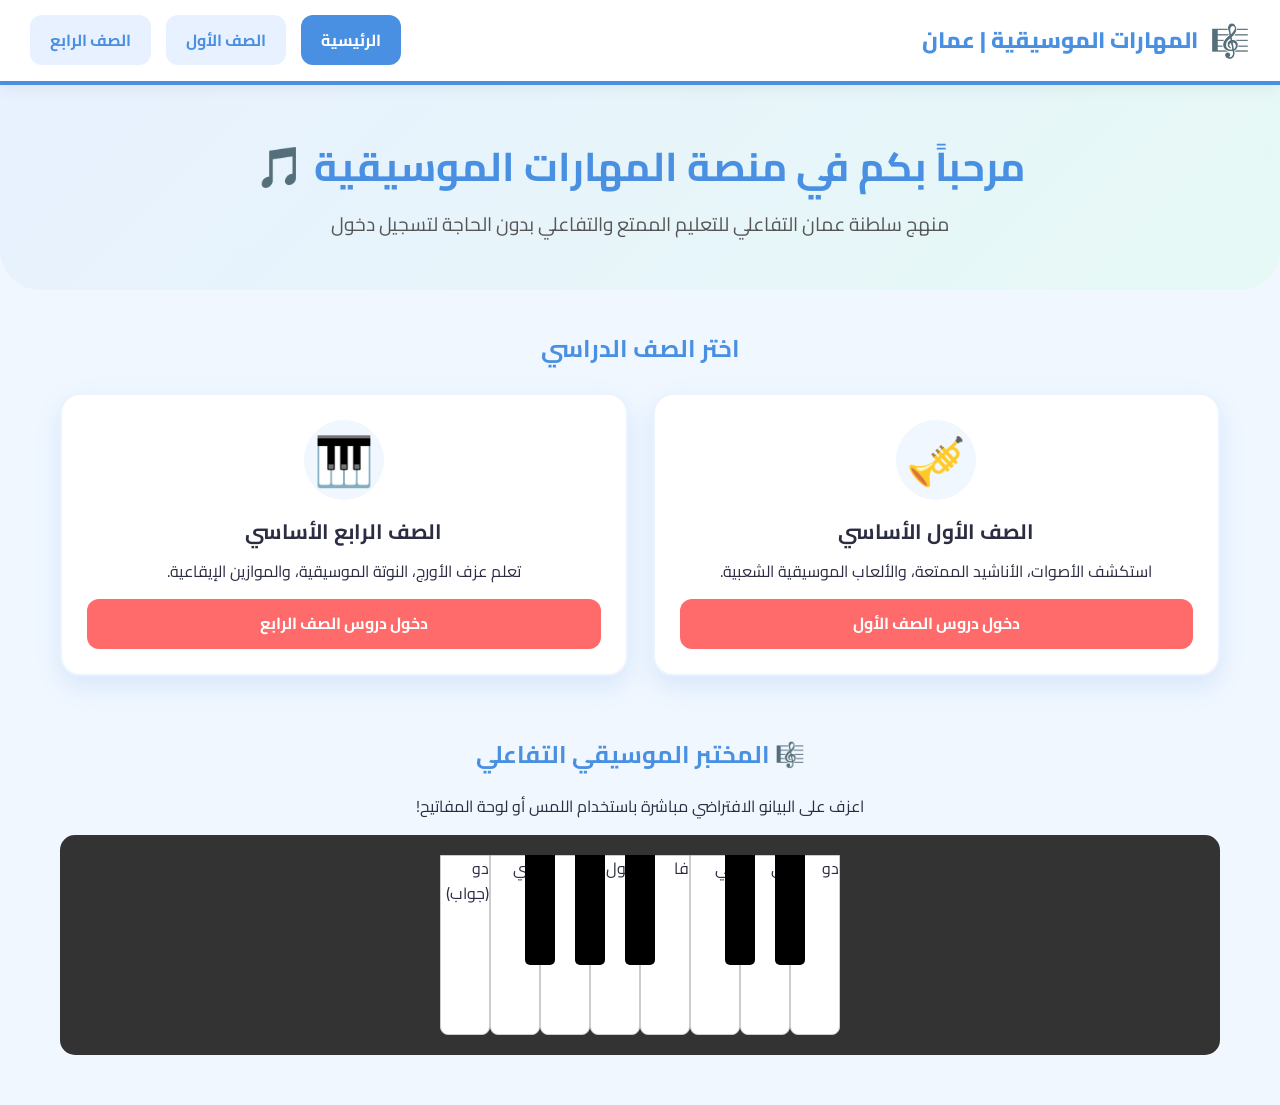
<file: index.html>
<!DOCTYPE html>
<html lang="ar" dir="rtl">
<head>
  <meta charset="UTF-8">
  <meta name="viewport" content="width=device-width, initial-scale=1.0">
  <title>منصة المهارات الموسيقية التفاعلية - سلطنة عمان</title>
  <link rel="stylesheet" href="css/style.css">
  <link href="https://fonts.googleapis.com/css2?family=Cairo:wght@400;700;800&display=swap" rel="stylesheet">
</head>
<body>

  <!-- Navigation Bar -->
  <header>
    <div class="logo-container">
      <span style="font-size: 2rem;">🎼</span>
      <div class="logo-title">المهارات الموسيقية | عمان</div>
    </div>
    <ul class="nav-links">
      <li><a href="index.html" class="nav-btn active">الرئيسية</a></li>
      <li><a href="grade1.html" class="nav-btn">الصف الأول</a></li>
      <li><a href="grade4.html" class="nav-btn">الصف الرابع</a></li>
    </ul>
  </header>

  <!-- Hero Section -->
  <section class="hero">
    <h1>مرحباً بكم في منصة المهارات الموسيقية 🎵</h1>
    <p>منهج سلطنة عمان التفاعلي للتعليم الممتع والتفاعلي بدون الحاجة لتسجيل دخول</p>
  </section>

  <!-- Grade Selection Grid -->
  <main class="container">
    <h2 style="text-align: center; margin-bottom: 25px; color: var(--primary-color);">اختر الصف الدراسي</h2>
    <div class="grid-cards">
      
      <!-- Grade 1 Card -->
      <div class="card">
        <div class="card-icon">🎺</div>
        <h3>الصف الأول الأساسي</h3>
        <p>استكشف الأصوات، الأناشيد الممتعة، والألعاب الموسيقية الشعبية.</p>
        <a href="grade1.html" class="btn-action">دخول دروس الصف الأول</a>
      </div>

      <!-- Grade 4 Card -->
      <div class="card">
        <div class="card-icon">🎹</div>
        <h3>الصف الرابع الأساسي</h3>
        <p>تعلم عزف الأورج، النوتة الموسيقية، والموازين الإيقاعية.</p>
        <a href="grade4.html" class="btn-action">دخول دروس الصف الرابع</a>
      </div>

    </div>

    <!-- Virtual Music Lab Section -->
    <section style="margin-top: 60px;">
      <h2 style="text-align: center; margin-bottom: 20px; color: var(--primary-color);">🎼 المختبر الموسيقي التفاعلي</h2>
      <p style="text-align: center; margin-bottom: 15px;">اعزف على البيانو الافتراضي مباشرة باستخدام اللمس أو لوحة المفاتيح!</p>
      
      <div class="piano-wrapper" id="piano">
        <!-- White and Black Keys for Do-Re-Mi Scale -->
        <div class="key white" data-note="C4"><span>دو</span></div>
        <div class="key black" data-note="C#4"></div>
        <div class="key white" data-note="D4"><span>ري</span></div>
        <div class="key black" data-note="D#4"></div>
        <div class="key white" data-note="E4"><span>مي</span></div>
        <div class="key white" data-note="F4"><span>فا</span></div>
        <div class="key black" data-note="F#4"></div>
        <div class="key white" data-note="G4"><span>صول</span></div>
        <div class="key black" data-note="G#4"></div>
        <div class="key white" data-note="A4"><span>لا</span></div>
        <div class="key black" data-note="A#4"></div>
        <div class="key white" data-note="B4"><span>سي</span></div>
        <div class="key white" data-note="C5"><span>دو (جواب)</span></div>
      </div>
    </section>
  </main>

  <script src="js/piano.js"></script>
</body>
</html>
</file>
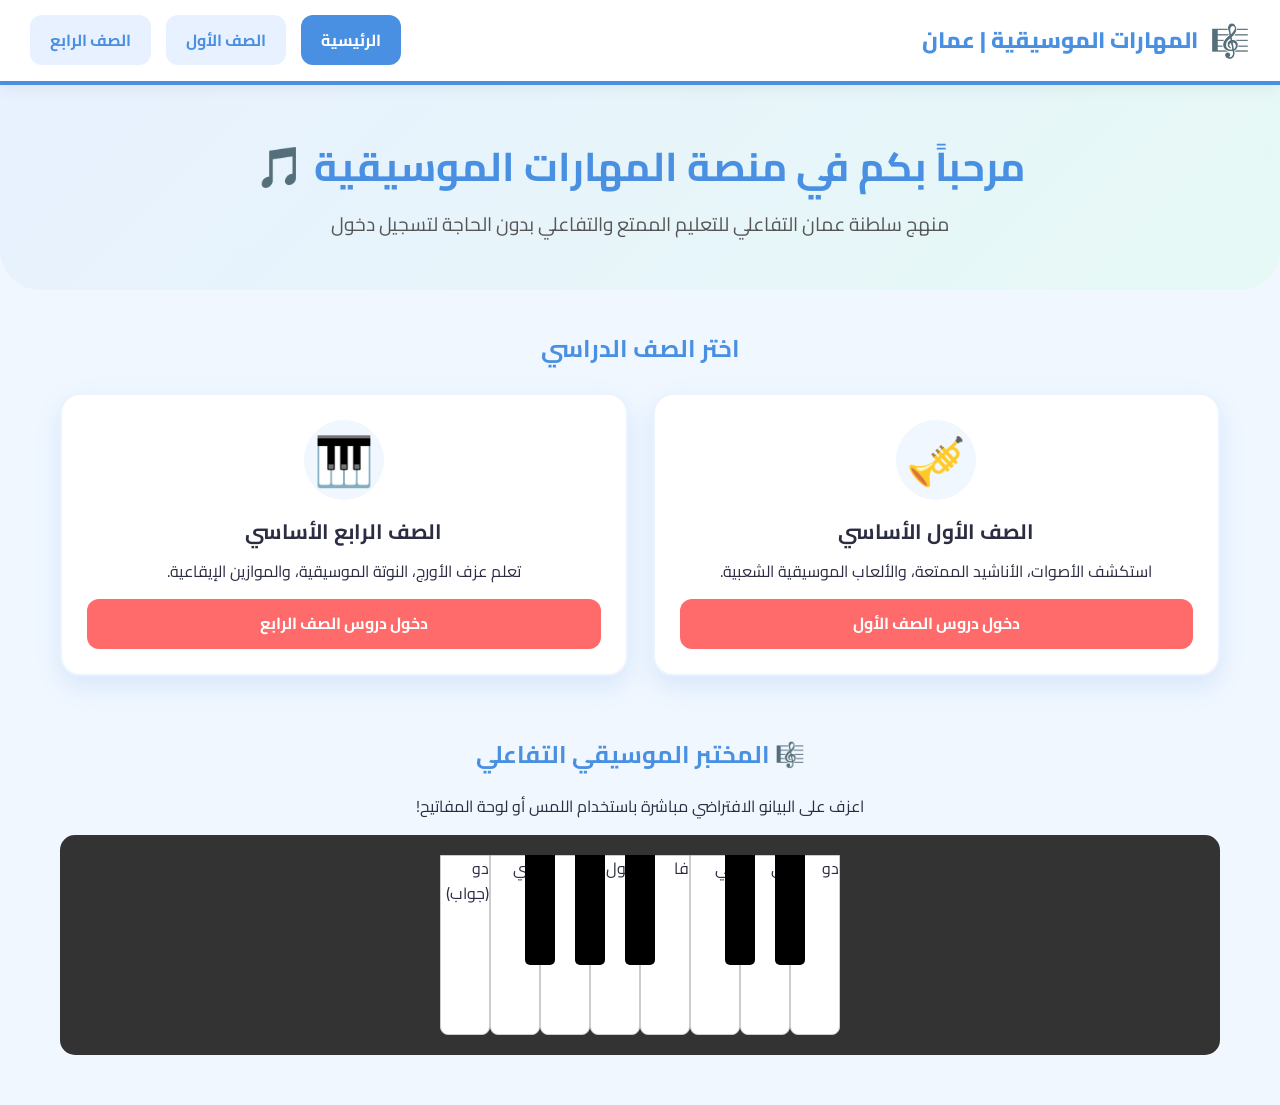
<file: gemini-code-1791419656907.html>
<!DOCTYPE html>
<html lang="ar" dir="rtl">
<head>
  <meta charset="UTF-8">
  <meta name="viewport" content="width=device-width, initial-scale=1.0">
  <title>منصة المهارات الموسيقية التفاعلية - سلطنة عمان</title>
  <link rel="stylesheet" href="css/style.css">
  <link href="https://fonts.googleapis.com/css2?family=Cairo:wght@400;700;800&display=swap" rel="stylesheet">
</head>
<body>

  <!-- Navigation Bar -->
  <header>
    <div class="logo-container">
      <span style="font-size: 2rem;">🎼</span>
      <div class="logo-title">المهارات الموسيقية | عمان</div>
    </div>
    <ul class="nav-links">
      <li><a href="index.html" class="nav-btn active">الرئيسية</a></li>
      <li><a href="grade1.html" class="nav-btn">الصف الأول</a></li>
      <li><a href="grade4.html" class="nav-btn">الصف الرابع</a></li>
    </ul>
  </header>

  <!-- Hero Section -->
  <section class="hero">
    <h1>مرحباً بكم في منصة المهارات الموسيقية 🎵</h1>
    <p>منهج سلطنة عمان التفاعلي للتعليم الممتع والتفاعلي بدون الحاجة لتسجيل دخول</p>
  </section>

  <!-- Grade Selection Grid -->
  <main class="container">
    <h2 style="text-align: center; margin-bottom: 25px; color: var(--primary-color);">اختر الصف الدراسي</h2>
    <div class="grid-cards">
      
      <!-- Grade 1 Card -->
      <div class="card">
        <div class="card-icon">🎺</div>
        <h3>الصف الأول الأساسي</h3>
        <p>استكشف الأصوات، الأناشيد الممتعة، والألعاب الموسيقية الشعبية.</p>
        <a href="grade1.html" class="btn-action">دخول دروس الصف الأول</a>
      </div>

      <!-- Grade 4 Card -->
      <div class="card">
        <div class="card-icon">🎹</div>
        <h3>الصف الرابع الأساسي</h3>
        <p>تعلم عزف الأورج، النوتة الموسيقية، والموازين الإيقاعية.</p>
        <a href="grade4.html" class="btn-action">دخول دروس الصف الرابع</a>
      </div>

    </div>

    <!-- Virtual Music Lab Section -->
    <section style="margin-top: 60px;">
      <h2 style="text-align: center; margin-bottom: 20px; color: var(--primary-color);">🎼 المختبر الموسيقي التفاعلي</h2>
      <p style="text-align: center; margin-bottom: 15px;">اعزف على البيانو الافتراضي مباشرة باستخدام اللمس أو لوحة المفاتيح!</p>
      
      <div class="piano-wrapper" id="piano">
        <!-- White and Black Keys for Do-Re-Mi Scale -->
        <div class="key white" data-note="C4"><span>دو</span></div>
        <div class="key black" data-note="C#4"></div>
        <div class="key white" data-note="D4"><span>ري</span></div>
        <div class="key black" data-note="D#4"></div>
        <div class="key white" data-note="E4"><span>مي</span></div>
        <div class="key white" data-note="F4"><span>فا</span></div>
        <div class="key black" data-note="F#4"></div>
        <div class="key white" data-note="G4"><span>صول</span></div>
        <div class="key black" data-note="G#4"></div>
        <div class="key white" data-note="A4"><span>لا</span></div>
        <div class="key black" data-note="A#4"></div>
        <div class="key white" data-note="B4"><span>سي</span></div>
        <div class="key white" data-note="C5"><span>دو (جواب)</span></div>
      </div>
    </section>
  </main>

  <script src="js/piano.js"></script>
</body>
</html>
</file>
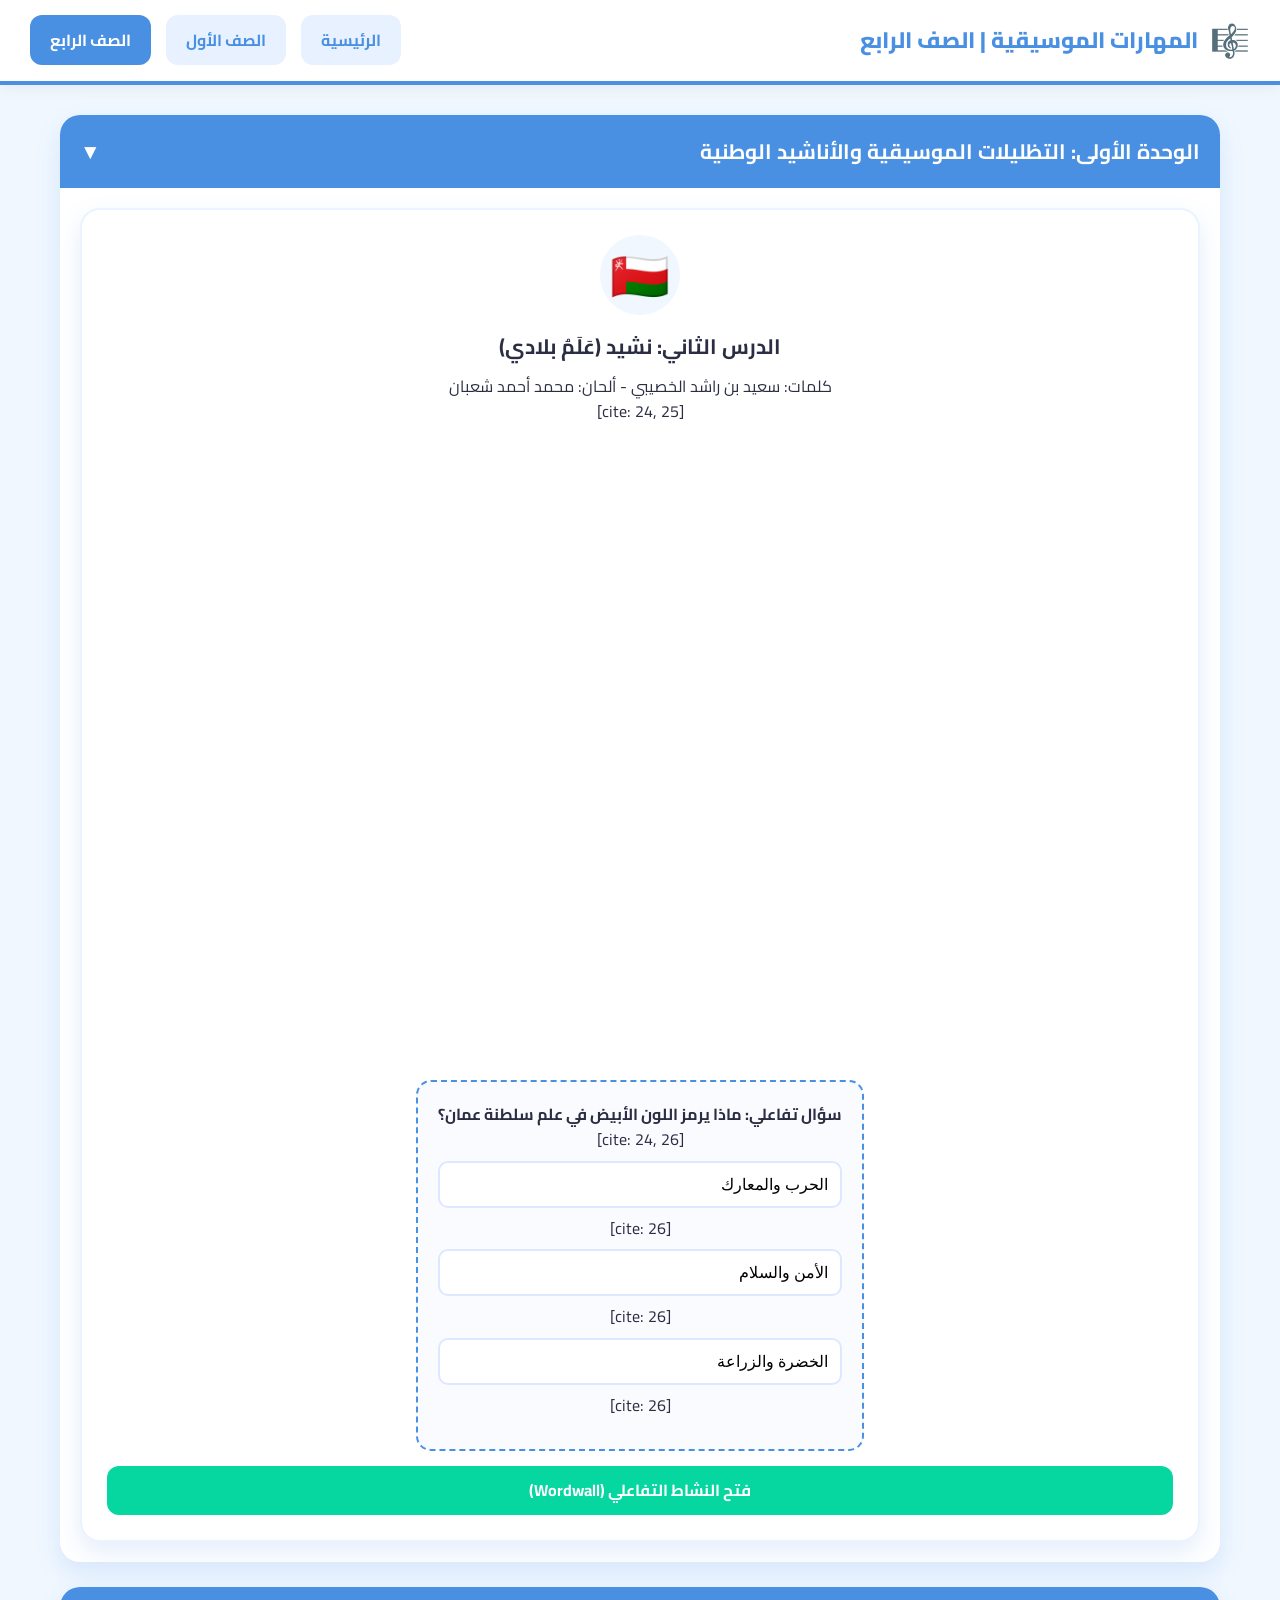
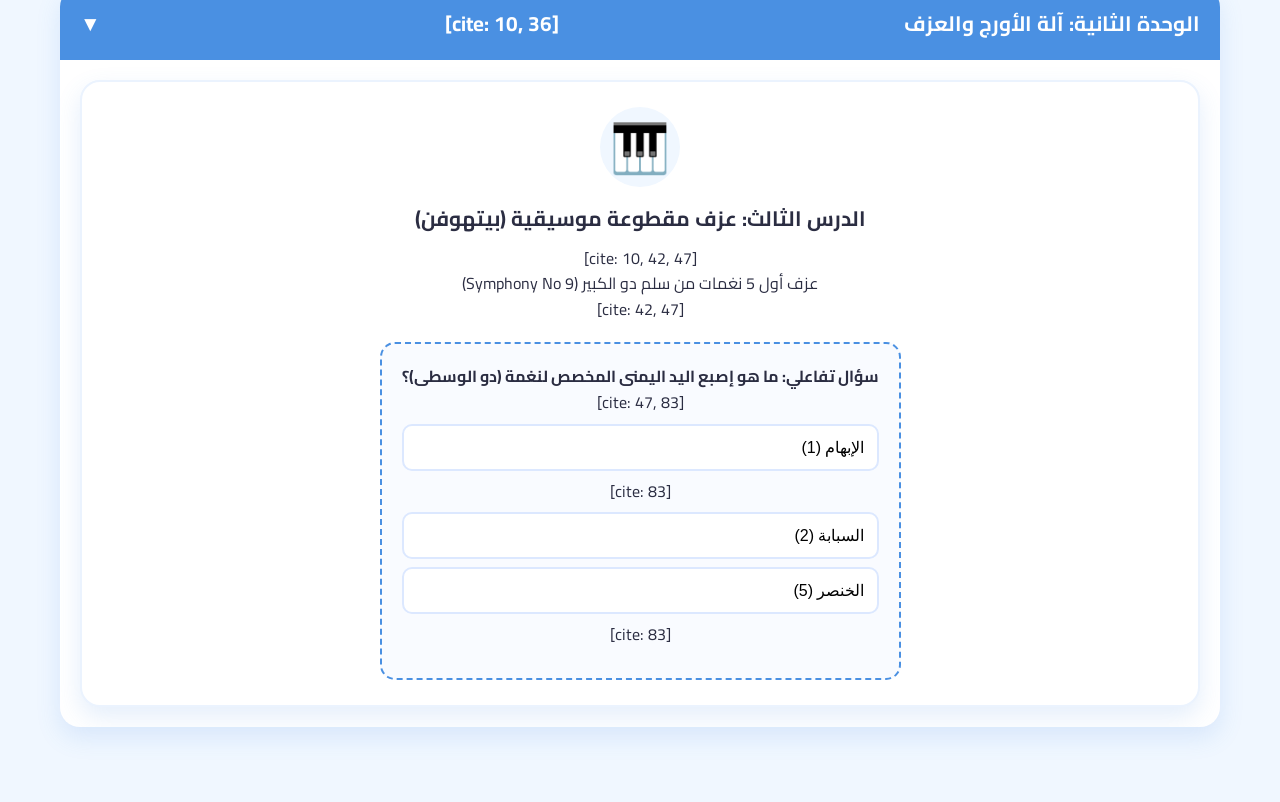
<file: gemini-code-1791419660880.html>
<!DOCTYPE html>
<html lang="ar" dir="rtl">
<head>
  <meta charset="UTF-8">
  <meta name="viewport" content="width=device-width, initial-scale=1.0">
  <title>الصف الرابع - المهارات الموسيقية</title>
  <link rel="stylesheet" href="css/style.css">
  <link href="https://fonts.googleapis.com/css2?family=Cairo:wght@400;700;800&display=swap" rel="stylesheet">
</head>
<body>

  <header>
    <div class="logo-container">
      <span style="font-size: 2rem;">🎼</span>
      <div class="logo-title">المهارات الموسيقية | الصف الرابع</div>
    </div>
    <ul class="nav-links">
      <li><a href="index.html" class="nav-btn">الرئيسية</a></li>
      <li><a href="grade1.html" class="nav-btn">الصف الأول</a></li>
      <li><a href="grade4.html" class="nav-btn active">الصف الرابع</a></li>
    </ul>
  </header>

  <main class="container" style="margin-top: 30px;">
    
    <!-- Unit 1 -->
    <div class="unit-section">
      <div class="unit-header">
        <span>الوحدة الأولى: التظليلات الموسيقية والأناشيد الوطنية</span>
        <span>▼</span>
      </div>
      <div class="lesson-list">
        
        <!-- Lesson: Science Flag Anthem -->
        <div class="card">
          <div class="card-icon">🇴🇲</div>
          <h3>الدرس الثاني: نشيد (عَلَمُ بلادي)</h3>
          <p>كلمات: سعيد بن راشد الخصيبي - ألحان: محمد أحمد شعبان</p>[cite: 24, 25]
          
          <!-- Video / Listening Container -->
          <div class="media-container" style="margin-top: 15px;">
            <iframe src="https://www.youtube.com/embed/placeholder_anthem" title="فيديو نشيد علم بلادي"></iframe>
          </div>

          <!-- Interactive Question Card -->
          <div class="quiz-card" data-correct="2">
            <h4>سؤال تفاعلي: ماذا يرمز اللون الأبيض في علم سلطنة عمان؟</h4>[cite: 24, 26]
            <button class="quiz-option" onclick="checkAnswer(this, 1)">الحرب والمعارك</button>[cite: 26]
            <button class="quiz-option" onclick="checkAnswer(this, 2)">الأمن والسلام</button>[cite: 26]
            <button class="quiz-option" onclick="checkAnswer(this, 3)">الخضرة والزراعة</button>[cite: 26]
            <div class="quiz-feedback" style="margin-top: 10px; font-weight: bold;"></div>
          </div>

          <!-- Embedded Activity (Wordwall/Chrome Music Lab) -->
          <a href="https://wordwall.net/embed/play/placeholder" target="_blank" class="btn-action" style="margin-top: 15px; background: var(--green-color);">فتح النشاط التفاعلي (Wordwall)</a>
        </div>

      </div>
    </div>

    <!-- Unit 2 -->
    <div class="unit-section">
      <div class="unit-header">
        <span>الوحدة الثانية: آلة الأورج والعزف</span>[cite: 10, 36]
        <span>▼</span>
      </div>
      <div class="lesson-list">
        
        <!-- Lesson: Org & Symphony 9 -->
        <div class="card">
          <div class="card-icon">🎹</div>
          <h3>الدرس الثالث: عزف مقطوعة موسيقية (بيتهوفن)</h3>[cite: 10, 42, 47]
          <p>عزف أول 5 نغمات من سلم دو الكبير (Symphony No 9)</p>[cite: 42, 47]

          <div class="quiz-card" data-correct="1">
            <h4>سؤال تفاعلي: ما هو إصبع اليد اليمنى المخصص لنغمة (دو الوسطى)؟</h4>[cite: 47, 83]
            <button class="quiz-option" onclick="checkAnswer(this, 1)">الإبهام (1)</button>[cite: 83]
            <button class="quiz-option" onclick="checkAnswer(this, 2)">السبابة (2)</button>
            <button class="quiz-option" onclick="checkAnswer(this, 3)">الخنصر (5)</button>[cite: 83]
            <div class="quiz-feedback" style="margin-top: 10px; font-weight: bold;"></div>
          </div>
        </div>

      </div>
    </div>

  </main>

  <script src="js/main.js"></script>
</body>
</html>
</file>
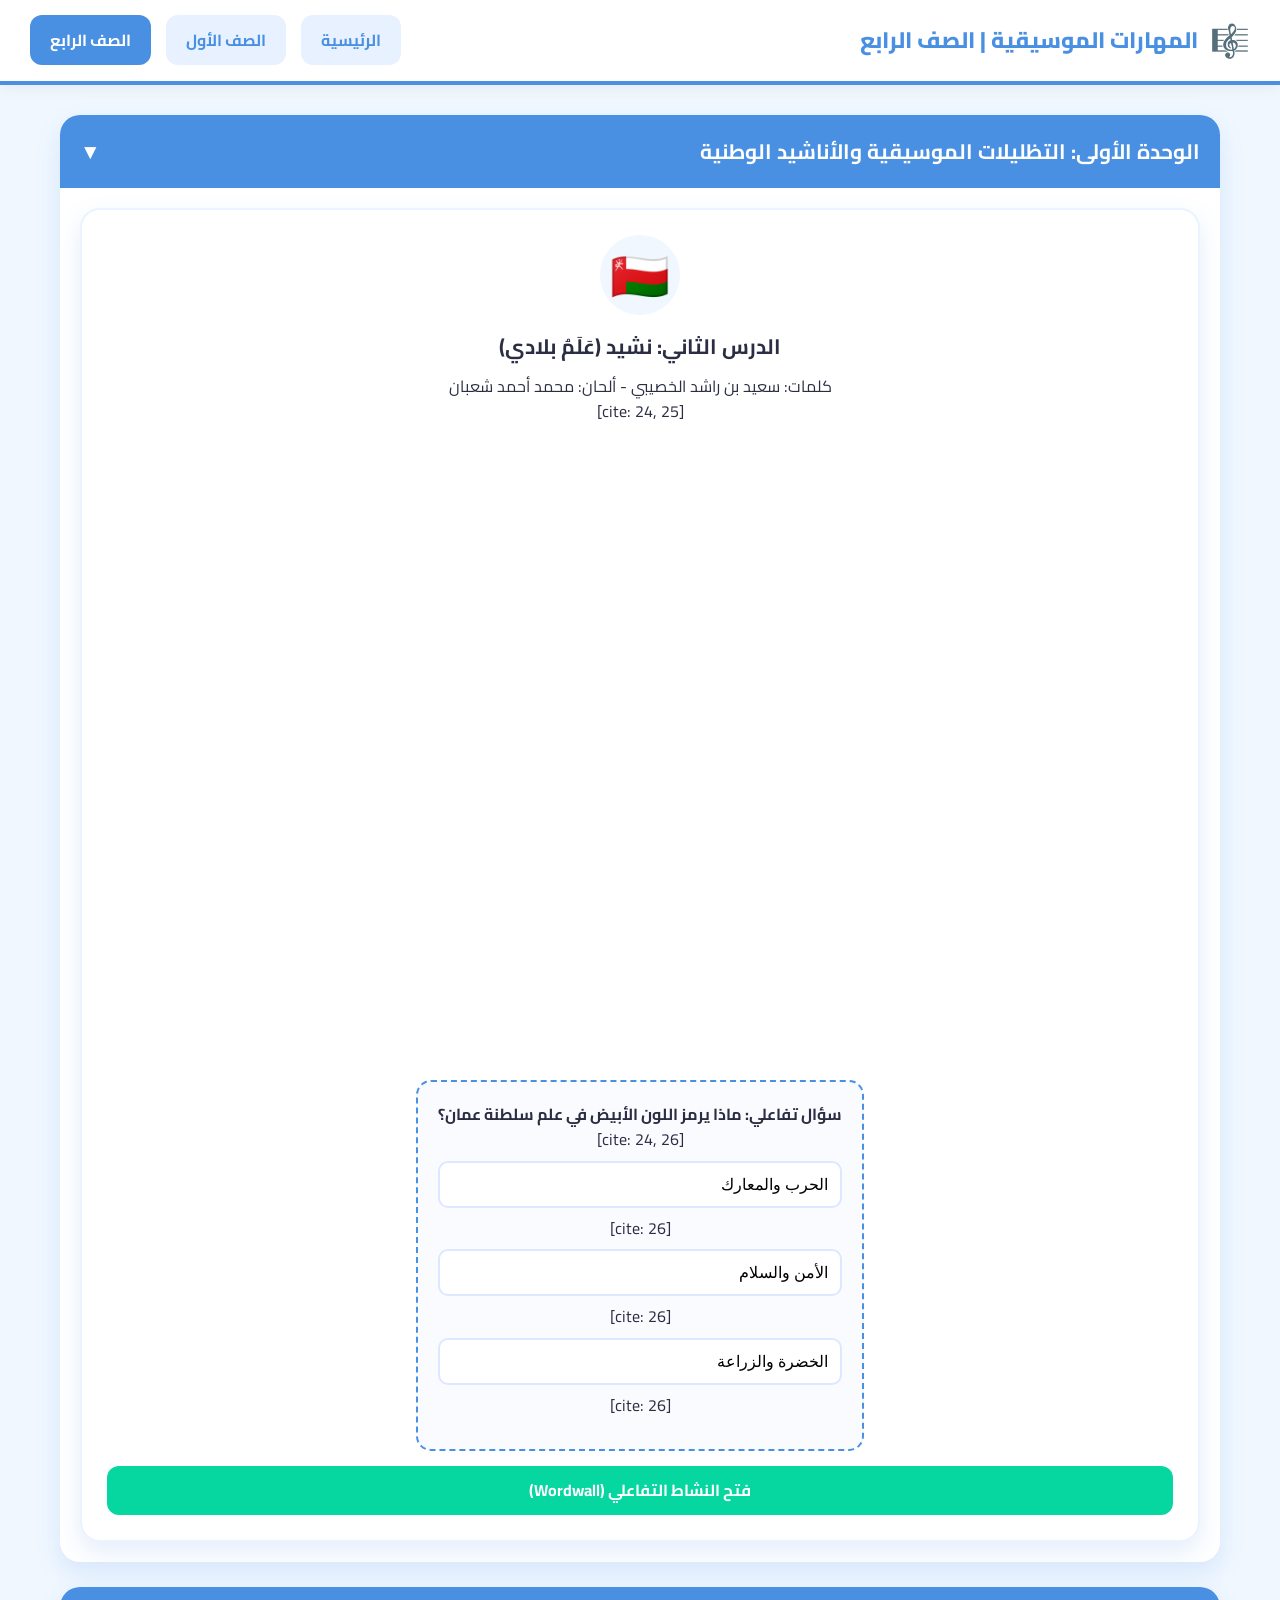
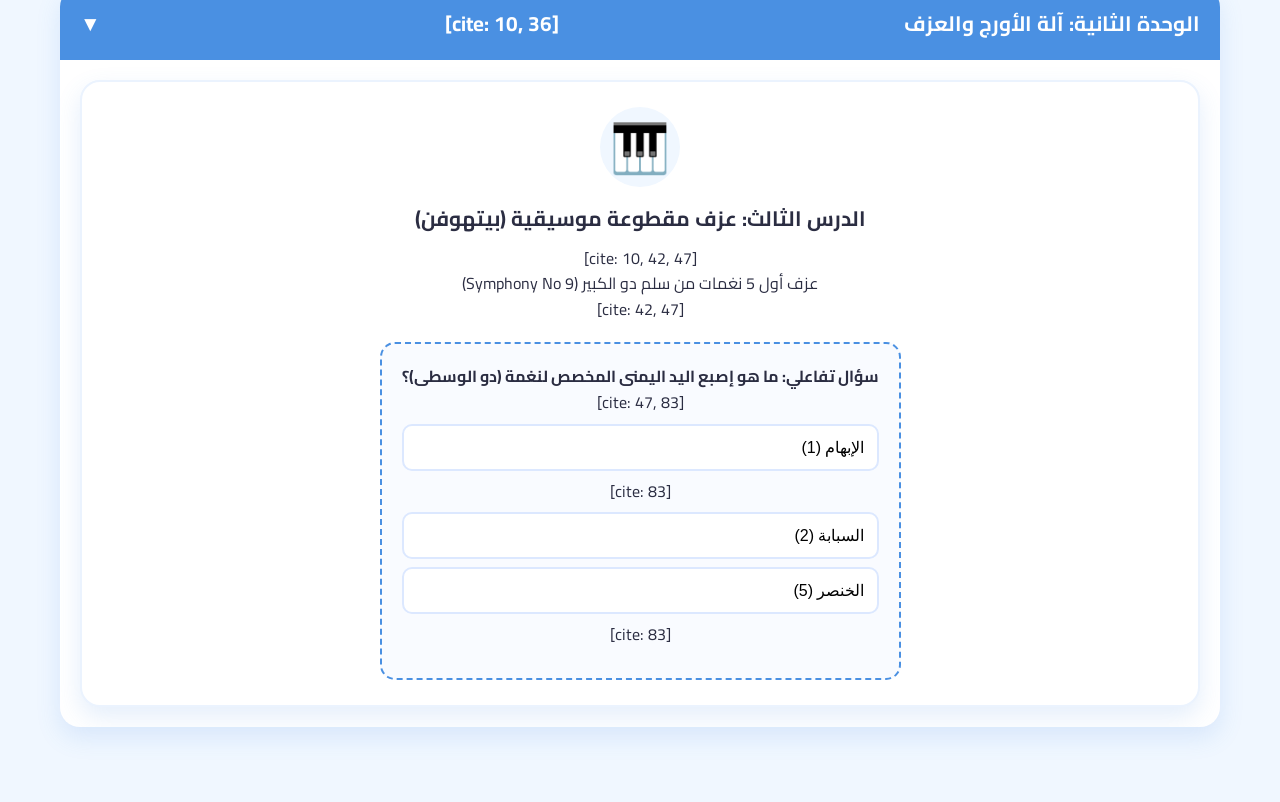
<file: grade4.html>
<!DOCTYPE html>
<html lang="ar" dir="rtl">
<head>
  <meta charset="UTF-8">
  <meta name="viewport" content="width=device-width, initial-scale=1.0">
  <title>الصف الرابع - المهارات الموسيقية</title>
  <link rel="stylesheet" href="css/style.css">
  <link href="https://fonts.googleapis.com/css2?family=Cairo:wght@400;700;800&display=swap" rel="stylesheet">
</head>
<body>

  <header>
    <div class="logo-container">
      <span style="font-size: 2rem;">🎼</span>
      <div class="logo-title">المهارات الموسيقية | الصف الرابع</div>
    </div>
    <ul class="nav-links">
      <li><a href="index.html" class="nav-btn">الرئيسية</a></li>
      <li><a href="grade1.html" class="nav-btn">الصف الأول</a></li>
      <li><a href="grade4.html" class="nav-btn active">الصف الرابع</a></li>
    </ul>
  </header>

  <main class="container" style="margin-top: 30px;">
    
    <!-- Unit 1 -->
    <div class="unit-section">
      <div class="unit-header">
        <span>الوحدة الأولى: التظليلات الموسيقية والأناشيد الوطنية</span>
        <span>▼</span>
      </div>
      <div class="lesson-list">
        
        <!-- Lesson: Science Flag Anthem -->
        <div class="card">
          <div class="card-icon">🇴🇲</div>
          <h3>الدرس الثاني: نشيد (عَلَمُ بلادي)</h3>
          <p>كلمات: سعيد بن راشد الخصيبي - ألحان: محمد أحمد شعبان</p>[cite: 24, 25]
          
          <!-- Video / Listening Container -->
          <div class="media-container" style="margin-top: 15px;">
            <iframe src="https://www.youtube.com/embed/placeholder_anthem" title="فيديو نشيد علم بلادي"></iframe>
          </div>

          <!-- Interactive Question Card -->
          <div class="quiz-card" data-correct="2">
            <h4>سؤال تفاعلي: ماذا يرمز اللون الأبيض في علم سلطنة عمان؟</h4>[cite: 24, 26]
            <button class="quiz-option" onclick="checkAnswer(this, 1)">الحرب والمعارك</button>[cite: 26]
            <button class="quiz-option" onclick="checkAnswer(this, 2)">الأمن والسلام</button>[cite: 26]
            <button class="quiz-option" onclick="checkAnswer(this, 3)">الخضرة والزراعة</button>[cite: 26]
            <div class="quiz-feedback" style="margin-top: 10px; font-weight: bold;"></div>
          </div>

          <!-- Embedded Activity (Wordwall/Chrome Music Lab) -->
          <a href="https://wordwall.net/embed/play/placeholder" target="_blank" class="btn-action" style="margin-top: 15px; background: var(--green-color);">فتح النشاط التفاعلي (Wordwall)</a>
        </div>

      </div>
    </div>

    <!-- Unit 2 -->
    <div class="unit-section">
      <div class="unit-header">
        <span>الوحدة الثانية: آلة الأورج والعزف</span>[cite: 10, 36]
        <span>▼</span>
      </div>
      <div class="lesson-list">
        
        <!-- Lesson: Org & Symphony 9 -->
        <div class="card">
          <div class="card-icon">🎹</div>
          <h3>الدرس الثالث: عزف مقطوعة موسيقية (بيتهوفن)</h3>[cite: 10, 42, 47]
          <p>عزف أول 5 نغمات من سلم دو الكبير (Symphony No 9)</p>[cite: 42, 47]

          <div class="quiz-card" data-correct="1">
            <h4>سؤال تفاعلي: ما هو إصبع اليد اليمنى المخصص لنغمة (دو الوسطى)؟</h4>[cite: 47, 83]
            <button class="quiz-option" onclick="checkAnswer(this, 1)">الإبهام (1)</button>[cite: 83]
            <button class="quiz-option" onclick="checkAnswer(this, 2)">السبابة (2)</button>
            <button class="quiz-option" onclick="checkAnswer(this, 3)">الخنصر (5)</button>[cite: 83]
            <div class="quiz-feedback" style="margin-top: 10px; font-weight: bold;"></div>
          </div>
        </div>

      </div>
    </div>

  </main>

  <script src="js/main.js"></script>
</body>
</html>
</file>
<file: css/style.css>
/* Netlify Approved Visual Identity System */
:root {
  --primary-color: #4A90E2;      /* الأزرق المبهج الرئيسي */
  --secondary-color: #FF6B6B;    /* الوردي/الأحمر التفاعلي */
  --accent-color: #FFD166;       /* الأصفر للنجوم والتنبيهات */
  --green-color: #06D6A0;        /* الأخضر للإجابات الصحيحة */
  --bg-color: #F0F7FF;           /* خلفية فاتحة ومريحة للعين */
  --card-bg: #FFFFFF;            /* خلفية البطاقات */
  --text-color: #2B2D42;         /* لون النصوص الداكن */
  --font-family: 'Cairo', 'Tajawal', sans-serif;
  --border-radius: 20px;         /* الحواف المنحنية المميزة للمنصة */
  --box-shadow: 0 10px 25px rgba(74, 144, 226, 0.15);
}

* {
  box-sizing: border-box;
  margin: 0;
  padding: 0;
}

body {
  font-family: var(--font-family);
  background-color: var(--bg-color);
  color: var(--text-color);
  direction: rtl;
  text-align: right;
  line-height: 1.6;
}

/* Header & Navigation */
header {
  background: white;
  padding: 15px 30px;
  box-shadow: 0 4px 15px rgba(0,0,0,0.05);
  display: flex;
  justify-content: space-between;
  align-items: center;
  position: sticky;
  top: 0;
  z-index: 1000;
  border-bottom: 4px solid var(--primary-color);
}

.logo-container {
  display: flex;
  align-items: center;
  gap: 12px;
}

.logo-container img {
  height: 50px;
}

.logo-title {
  font-size: 1.4rem;
  font-weight: 800;
  color: var(--primary-color);
}

.nav-links {
  display: flex;
  gap: 15px;
  list-style: none;
}

.nav-btn {
  text-decoration: none;
  padding: 10px 20px;
  background-color: #E8F1FF;
  color: var(--primary-color);
  font-weight: bold;
  border-radius: 12px;
  transition: all 0.3s ease;
}

.nav-btn:hover, .nav-btn.active {
  background-color: var(--primary-color);
  color: white;
  transform: translateY(-2px);
}

/* Hero Section */
.hero {
  text-align: center;
  padding: 50px 20px;
  background: linear-gradient(135deg, #E8F1FF 0%, #E6F9F5 100%);
  border-bottom-left-radius: 40px;
  border-bottom-right-radius: 40px;
  margin-bottom: 40px;
}

.hero h1 {
  font-size: 2.5rem;
  color: var(--primary-color);
  margin-bottom: 10px;
}

.hero p {
  font-size: 1.2rem;
  color: #555;
}

/* Cards & Layout */
.container {
  max-width: 1200px;
  margin: 0 auto;
  padding: 0 20px 50px 20px;
}

.grid-cards {
  display: grid;
  grid-template-columns: repeat(auto-fit, minmax(280px, 1fr));
  gap: 25px;
  margin-top: 20px;
}

.card {
  background: var(--card-bg);
  border-radius: var(--border-radius);
  padding: 25px;
  box-shadow: var(--box-shadow);
  border: 2px solid #EBF3FE;
  transition: all 0.3s cubic-bezier(0.175, 0.885, 0.32, 1.275);
  display: flex;
  flex-direction: column;
  align-items: center;
  text-align: center;
}

.card:hover {
  transform: translateY(-8px);
  border-color: var(--primary-color);
}

.card-icon {
  font-size: 3rem;
  margin-bottom: 15px;
  background: #F0F7FF;
  width: 80px;
  height: 80px;
  display: flex;
  align-items: center;
  justify-content: center;
  border-radius: 50%;
}

.card h3 {
  font-size: 1.3rem;
  margin-bottom: 10px;
  color: var(--text-color);
}

.btn-action {
  margin-top: 15px;
  padding: 12px 25px;
  background-color: var(--secondary-color);
  color: white;
  border: none;
  border-radius: 12px;
  font-weight: bold;
  cursor: pointer;
  text-decoration: none;
  width: 100%;
  transition: background 0.3s ease;
}

.btn-action:hover {
  background-color: #E05656;
}

/* Interactive Accordion for Units/Lessons */
.unit-section {
  background: white;
  border-radius: var(--border-radius);
  margin-bottom: 25px;
  box-shadow: var(--box-shadow);
  overflow: hidden;
}

.unit-header {
  background: var(--primary-color);
  color: white;
  padding: 20px;
  font-size: 1.3rem;
  font-weight: bold;
  cursor: pointer;
  display: flex;
  justify-content: space-between;
  align-items: center;
}

.lesson-list {
  padding: 20px;
  display: grid;
  grid-template-columns: repeat(auto-fit, minmax(250px, 1fr));
  gap: 15px;
}

/* Lesson Container Elements */
.media-container {
  position: relative;
  width: 100%;
  padding-bottom: 56.25%; /* 16:9 Aspect Ratio */
  height: 0;
  border-radius: 15px;
  overflow: hidden;
  margin-bottom: 20px;
}

.media-container iframe {
  position: absolute;
  top: 0;
  left: 0;
  width: 100%;
  height: 100%;
  border: 0;
}

/* Quiz Card Styling */
.quiz-card {
  background: #F9FBFF;
  border: 2px dashed var(--primary-color);
  padding: 20px;
  border-radius: 15px;
  margin-top: 20px;
}

.quiz-option {
  display: block;
  width: 100%;
  padding: 12px;
  margin: 8px 0;
  background: white;
  border: 2px solid #DCE8FF;
  border-radius: 10px;
  text-align: right;
  font-size: 1rem;
  cursor: pointer;
  transition: all 0.2s;
}

.quiz-option:hover {
  background: #E8F1FF;
}

.quiz-option.correct {
  background-color: #D4EDDA;
  border-color: var(--green-color);
  color: #155724;
}

.quiz-option.wrong {
  background-color: #F8D7DA;
  border-color: var(--secondary-color);
  color: #721C24;
}

/* Virtual Piano Styling */
.piano-wrapper {
  display: flex;
  justify-content: center;
  padding: 20px;
  background: #333;
  border-radius: 15px;
  user-select: none;
}

.key {
  cursor: pointer;
  position: relative;
}

.key.white {
  width: 50px;
  height: 180px;
  background: white;
  border: 1px solid #ccc;
  border-radius: 0 0 8px 8px;
  z-index: 1;
}

.key.white:active, .key.white.active {
  background: #eee;
}

.key.black {
  width: 30px;
  height: 110px;
  background: black;
  margin-left: -15px;
  margin-right: -15px;
  z-index: 2;
  border-radius: 0 0 5px 5px;
}

.key.black:active, .key.black.active {
  background: #444;
}
</file>
